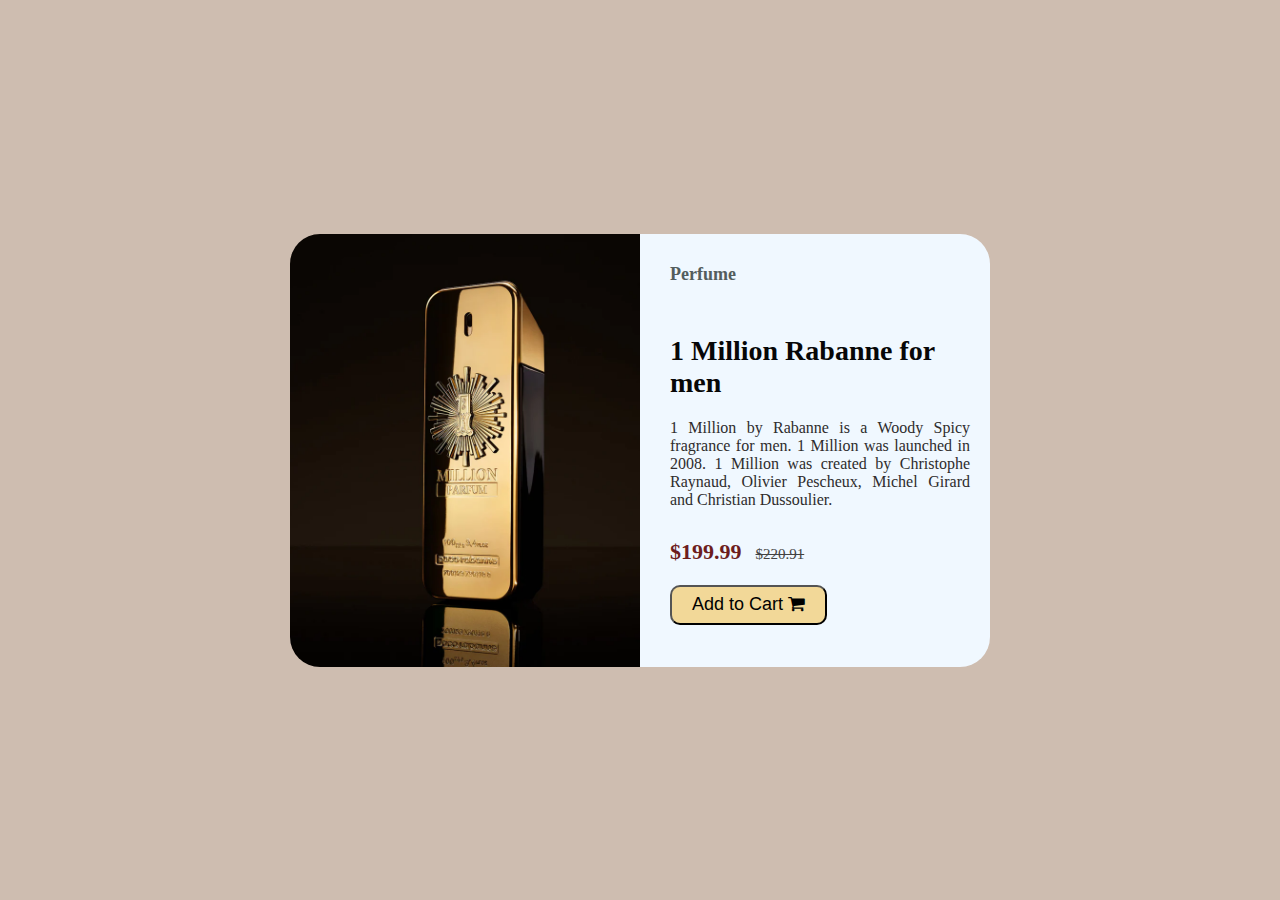
<file: Tamplate 2 (Product view)/index.html>
<!DOCTYPE html>
<html lang="en">
<head>
    <meta charset="UTF-8">
    <meta name="viewport" content="width=device-width, initial-scale=1.0">
    <link rel="stylesheet" href="./index.css">
    <link rel="stylesheet" href="https://cdnjs.cloudflare.com/ajax/libs/font-awesome/4.7.0/css/font-awesome.min.css">
    <title>Product Info</title>   
</head>
<body>
    <main class="main_container">
        <section class="Product">
            <div class="image">
                <img src="./1 million.webp" alt="one million perfume pic ">
            </div>
            <div class="details">
                <h3>Perfume</h3>
                <h1>1 Million Rabanne for men</h1>
                <p>1 Million by Rabanne is a Woody Spicy fragrance for men. 1 Million was launched in 2008. 1 Million was created by Christophe Raynaud, Olivier Pescheux, Michel Girard and Christian Dussoulier.</p>
            
                <div class="price">
                    <b class="pp">$199.99</b>
                    <strike class="cross_price">$220.91</strike>
                 </div>
                 <button class="button"><p>Add to Cart <i class="fa fa-shopping-cart"></i></p></button>
            </div>   
        </section>
    </main>
</body>
</html>
</file>
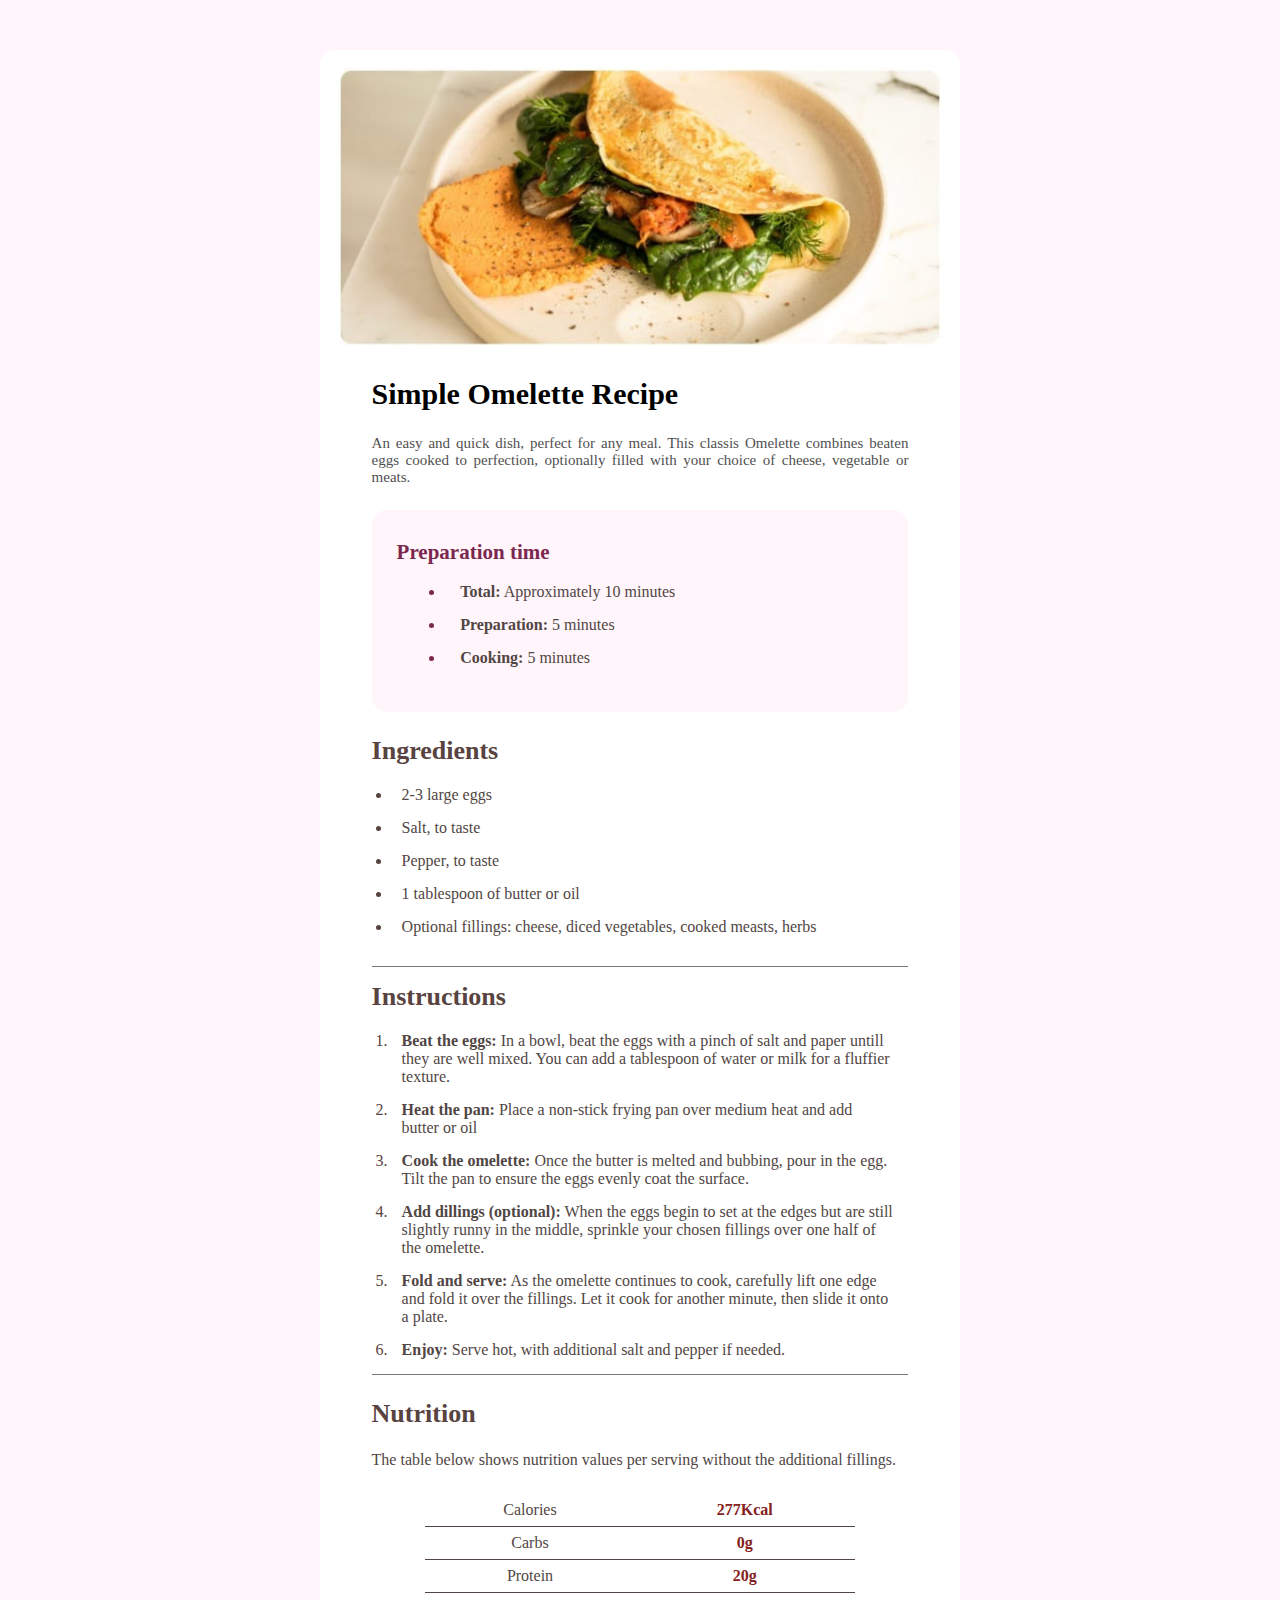
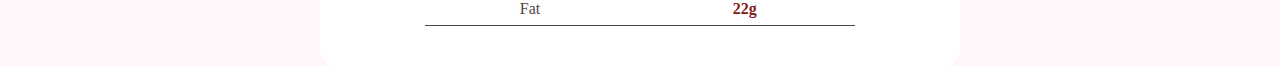
<file: Template 1 (Omelette)/index.html>
<!DOCTYPE html>
<html lang="en">
<head>
    <meta charset="UTF-8">
    <meta name="viewport" content="width=device-width, initial-scale=1.0">
    <link rel="stylesheet" href="./index.css">
    <title>Omelette Recipe</title>
</head>
<body>
    <main class="container">
        <!-- Main image start -->
        <section id="main_image">
            <div>
                <img src="./Omelette.png" alt="Omelette Pic">
            </div>
        </section>
        <!-- Main image end -->

        <!-- Heading pera start -->
        <section class="heading_con">
            <h1>Simple Omelette Recipe</h1>
           <p>An easy and quick dish, perfect for any meal. This classis Omelette combines beaten eggs cooked
            to perfection, optionally filled with your choice of cheese, vegetable or meats.
           </p>
        </section>
        <!-- Heading pera end -->

        <!-- Preparation time start -->
        <section class="Preparation">
            <h3>Preparation time</h3>
            <ul>
                <li><p><b>Total:</b> Approximately 10 minutes</p></li>
                <li><p><b>Preparation:</b> 5 minutes</p> </li>
                <li><p><b>Cooking:</b> 5 minutes</p> </li>
            </ul>
        </section>
        <!-- Preparation time end -->


        <!-- Ingredients start -->
        <section class="Ingredients">
            <h2>Ingredients</h2>
            <ul>
                <li><p>2-3 large eggs</p></li>
                <li><p>Salt, to taste</p></li>
                <li><p>Pepper, to taste</p></li>
                <li><p>1 tablespoon of butter or oil</p></li>
                <li><p>Optional fillings: cheese, diced vegetables, cooked measts, herbs</p></li>
            </ul>
        </section>
        <!-- Ingredients end -->

        <!-- Instructions start -->
        <section class="Instructions">
            <h2>Instructions</h2>
            <ol start="1">
                <li> <p><span>Beat the eggs:</span> In a bowl, beat the eggs with a pinch of salt and paper untill they are well
                        mixed. You can add a tablespoon of water or milk for a fluffier texture.</p></li>
                <li> <p><b>Heat the pan:</b> Place a non-stick frying pan over medium heat and add butter or oil</p></li>
                <li> <p><b>Cook the omelette:</b> Once the butter is melted and bubbing, pour in the egg.
                    Tilt the pan to ensure the eggs evenly coat the surface.</p></li>
                <li> <p><b>Add dillings (optional):</b> When the eggs begin to set at the edges but are still slightly
                    runny in the middle, sprinkle your chosen fillings over one half of the omelette.</p></li>
                <li> <p><b>Fold and serve:</b> As the omelette continues to cook, carefully lift one edge and fold it
                    over the fillings. Let it cook for another minute, then slide it onto a plate.</p></li>
                <li><p><b>Enjoy:</b> Serve hot, with additional salt and pepper if needed.</p> </li>
            </ol>
        </section>
        <!-- Instructions end -->

        <!-- Nutrition start -->
        <section class="Nutrition">
            <h2>Nutrition</h2>
            <p>The table below shows nutrition values per serving without the additional fillings.</p>
            <div class="Nutrition_table">
                <table>
                    <tr>
                        <td class="table_1">Calories</td>
                        <td class="table_2"><b>277Kcal</b></td>
                    </tr>
                    <tr>
                        <td class="table_1">Carbs</td>
                        <td class="table_2"><b>0g</b></td>
                    </tr>
                    <tr>
                        <td class="table_1">Protein</td>
                        <td class="table_2"><b>20g</b></td>
                    </tr>
                    <tr>
                        <td class="table_1">Fat</td>
                        <td class="table_2"><b>22g</b></td>
                    </tr> 
                </table>
            </div>
        </section>
        <!-- Nutrition end -->
    </main>
</body>
</html>
</file>
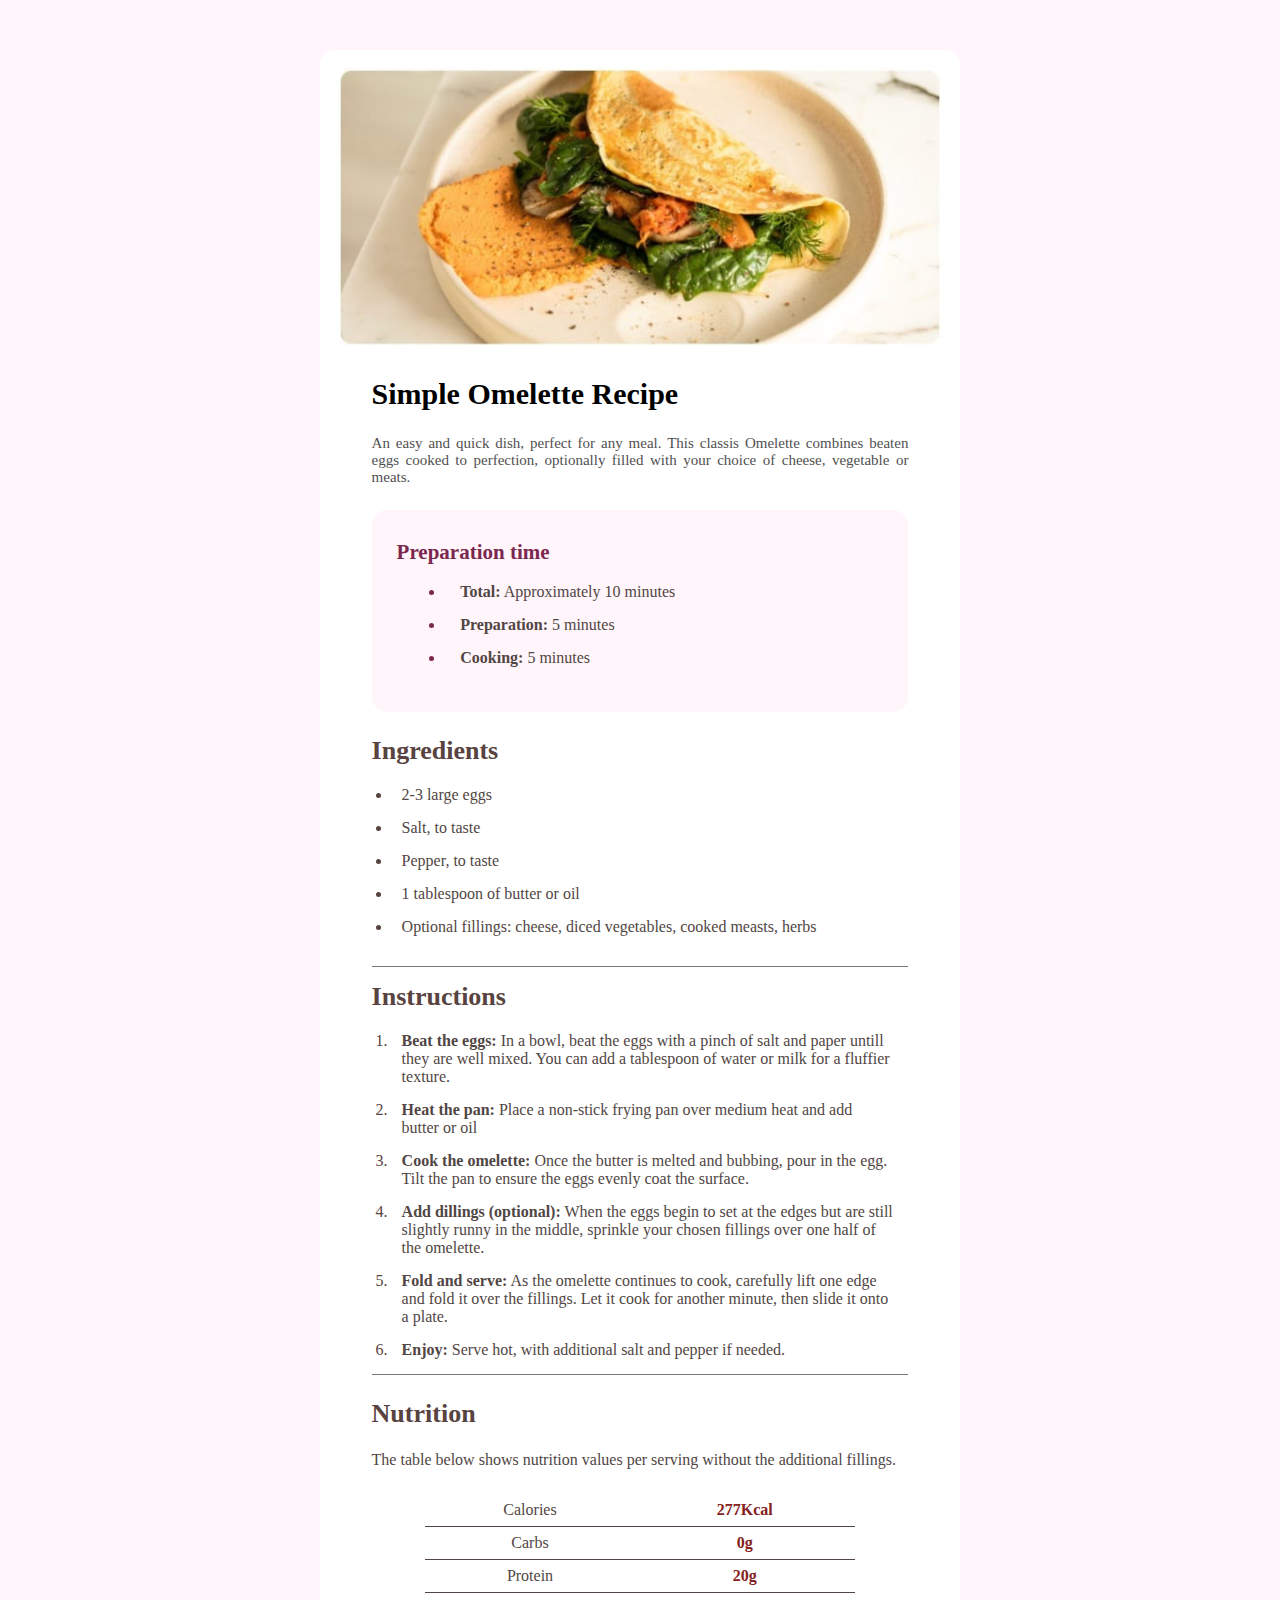
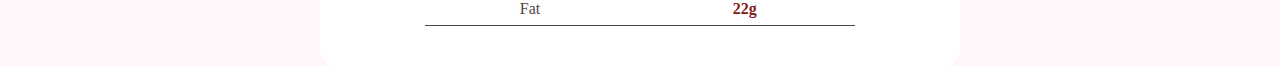
<file: Template 1 (Practice)/index.html>
<!DOCTYPE html>
<html lang="en">
<head>
    <meta charset="UTF-8">
    <meta name="viewport" content="width=device-width, initial-scale=1.0">
    <link rel="stylesheet" href="./index.css">
    <title>Template</title>
</head>
<body>
    <main class="container">
        <!-- Main image start -->
        <section id="main_image">
            <div>
                <img src="./Omelette.png" alt="Omelette Pic">
            </div>
        </section>
        <!-- Main image end -->

        <!-- Heading pera start -->
        <section class="heading_con">
            <h1>Simple Omelette Recipe</h1>
           <p>An easy and quick dish, perfect for any meal. This classis Omelette combines beaten eggs cooked
            to perfection, optionally filled with your choice of cheese, vegetable or meats.
           </p>
        </section>
        <!-- Heading pera end -->

        <!-- Preparation time start -->
        <section class="Preparation">
            <h3>Preparation time</h3>
            <ul>
                <li><p><b>Total:</b> Approximately 10 minutes</p></li>
                <li><p><b>Preparation:</b> 5 minutes</p> </li>
                <li><p><b>Cooking:</b> 5 minutes</p> </li>
            </ul>
        </section>
        <!-- Preparation time end -->


        <!-- Ingredients start -->
        <section class="Ingredients">
            <h2>Ingredients</h2>
            <ul>
                <li><p>2-3 large eggs</p></li>
                <li><p>Salt, to taste</p></li>
                <li><p>Pepper, to taste</p></li>
                <li><p>1 tablespoon of butter or oil</p></li>
                <li><p>Optional fillings: cheese, diced vegetables, cooked measts, herbs</p></li>
            </ul>
        </section>
        <!-- Ingredients end -->

        <!-- Instructions start -->
        <section class="Instructions">
            <h2>Instructions</h2>
            <ol start="1">
                <li> <p><span>Beat the eggs:</span> In a bowl, beat the eggs with a pinch of salt and paper untill they are well
                        mixed. You can add a tablespoon of water or milk for a fluffier texture.</p></li>
                <li> <p><b>Heat the pan:</b> Place a non-stick frying pan over medium heat and add butter or oil</p></li>
                <li> <p><b>Cook the omelette:</b> Once the butter is melted and bubbing, pour in the egg.
                    Tilt the pan to ensure the eggs evenly coat the surface.</p></li>
                <li> <p><b>Add dillings (optional):</b> When the eggs begin to set at the edges but are still slightly
                    runny in the middle, sprinkle your chosen fillings over one half of the omelette.</p></li>
                <li> <p><b>Fold and serve:</b> As the omelette continues to cook, carefully lift one edge and fold it
                    over the fillings. Let it cook for another minute, then slide it onto a plate.</p></li>
                <li><p><b>Enjoy:</b> Serve hot, with additional salt and pepper if needed.</p> </li>
            </ol>
        </section>
        <!-- Instructions end -->

        <!-- Nutrition start -->
        <section class="Nutrition">
            <h2>Nutrition</h2>
            <p>The table below shows nutrition values per serving without the additional fillings.</p>
            <div class="Nutrition_table">
                <table>
                    <tr>
                        <td class="table_1">Calories</td>
                        <td class="table_2"><b>277Kcal</b></td>
                    </tr>
                    <tr>
                        <td class="table_1">Carbs</td>
                        <td class="table_2"><b>0g</b></td>
                    </tr>
                    <tr>
                        <td class="table_1">Protein</td>
                        <td class="table_2"><b>20g</b></td>
                    </tr>
                    <tr>
                        <td class="table_1">Fat</td>
                        <td class="table_2"><b>22g</b></td>
                    </tr> 
                </table>
            </div>
        </section>
        <!-- Nutrition end -->
    </main>
</body>
</html>
</file>
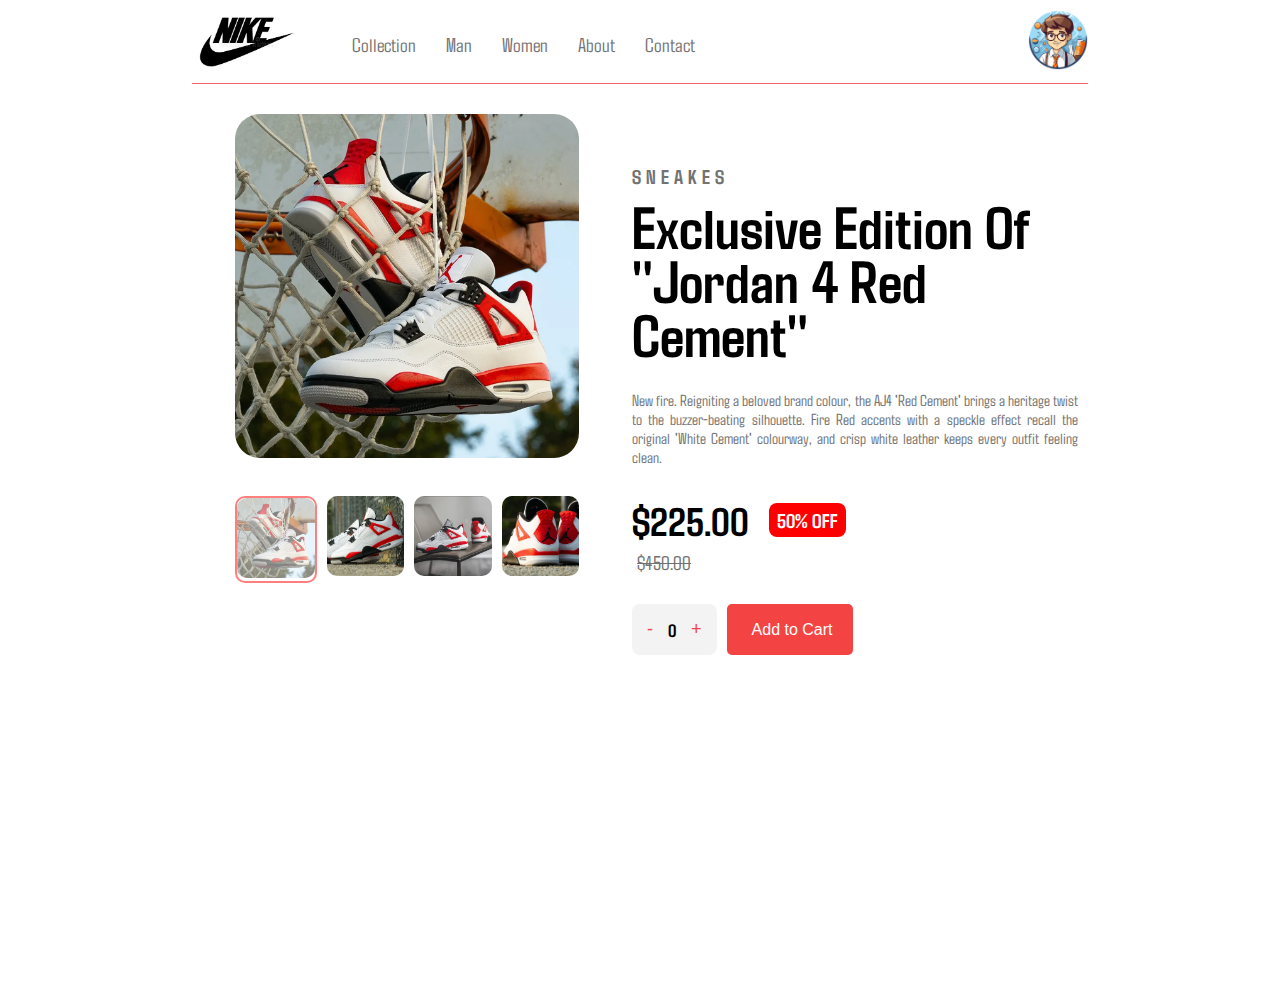
<file: Template 3 (Nike Shoe)/indes.html>
<!DOCTYPE html>
<html lang="en">
<head>
    <meta charset="UTF-8">
    <meta name="viewport" content="width=device-width, initial-scale=1.0">
    <link rel="stylesheet" href="https://cdnjs.cloudflare.com/ajax/libs/font-awesome/6.6.0/css/all.min.css" integrity="sha512-Kc323vGBEqzTmouAECnVceyQqyqdsSiqLQISBL29aUW4U/M7pSPA/gEUZQqv1cwx4OnYxTxve5UMg5GT6L4JJg==" crossorigin="anonymous" referrerpolicy="no-referrer" />
    <link rel="stylesheet" href="./CSS/style.css">
    <title>Document</title>
</head>
<body>
    <!-- Heading start -->
    <head>  
        <nav class="navigation">
            <div class="left_nav">
                <div class="logo">
                    <img src="./Assets/Product Pic/Logo.png" alt="Brand logo">
                </div>
                <div class="menu">
                    <Ul>
                        <li>Collection</li>
                        <li>Man</li>
                        <li>Women</li>
                        <li>About</li>
                        <li>Contact</li>
                    </Ul>
                </div>
            </div>

            <div class="right_nav">
                <dav class="nav_icon">
                    <i class="fa-solid fa-cart-shopping"></i>
                </dav>
                <dav class="avater">
                    <img src="./Assets/Untitled-1.png" alt="Avater">
                </dav>
                
            </div>
             
        </nav>
    </head>
    <!-- Heading end -->

    <!-- Body start -->
        <main>
            <div class="main_left">
                <div class="product">
                    <img src="./Assets/Product Pic/Thumb 1.png" alt="Product Pic">
                </div>
                <div class="sub">
                    <div class="sub_product" id="P1"><img src="./Assets/Product Pic/Thumb 1.png" alt="Product Pic"></div>
                    <div class="sub_product"><img src="./Assets/Product Pic/Thumb 2.png" alt="Product Pic"></div>
                    <div class="sub_product"><img src="./Assets/Product Pic/Thumb 3.png" alt="Product Pic"></div>
                    <div class="sub_product"><img src="./Assets/Product Pic/Thumb 4.png" alt="Product Pic"></div>
                </div>
            </div>
            <div class="main_right">
                <div class="right_wrap">
                    <div class="catagory">
                        <h3>SNEAKES</h3>
                    </div>
                    <div class="Info">
                        <h1>Exclusive Edition of "jordan 4 red cement"</h1>
                        <p>New fire. Reigniting a beloved brand colour, the AJ4 'Red Cement' brings a heritage twist to the buzzer-beating silhouette. Fire Red accents with a speckle effect recall the original 'White Cement' colourway, and crisp white leather keeps every outfit feeling clean.
                        </p>
                    </div>
                    <div class="price">
                        <h2>&dollar;225.00</h2>
                        <span>50% OFF</span>
                    </div>
                    <div class="price_drop_wrap">
                        <del class="price_drop">&dollar;450.00</del>
                    </div>

                    <div class="cart"> 
                        <div class="quantity">
                            <button class="quantity-btn">-</button>
                            <span class="quantity-value">0</span>
                            <button class="quantity-btn">+</button>
                        </div>
                        <button class="add-to-cart">
                            <i class="fas fa-shopping-cart"></i> Add to Cart
                        </button>
                    </div>
                </div>
                
            </div>  
        </main>
    <!-- Body end -->
</body>
</html>
</file>
<file: Tamplate 2 (Product view)/index.css>
*{
    margin: 0;
    padding: 0;
    box-sizing: border-box;
}
body{
    background-color:#cebdb0;
}

.main_container{
    height: 100vh;
    border-radius: 30px;
}

.Product{
    display: flex;
    justify-content: center;
    align-items: center;
    height: 100vh;
}

.details{
    padding-left: 30px;
    width: 350px;
    height: 433px;
    display: flex;
    background-color: aliceblue;
    flex-direction: column;
    align-items: start;
    gap: 20px;
    border-top-right-radius: 30px;
    border-bottom-right-radius: 30px;

}
.details h3{
    padding-top: 30px;
    font-size: 18px;
    color: rgb(83, 93, 93);
}

.details h1{
    padding-top: 30px;
    font-size: 28px;
    color: rgb(7, 7, 7);
}
.details p{
    text-align: justify;
    color: rgb(46, 44, 44);
    padding-right: 20px;
}
.image{
    display: flex;
    height: 433px;
    width: 350px;
}
.image img{
    border-radius: 30px;
}

.price{
    padding-top: 10px;
}
.price .pp{
    font-size: 22px;
    color: rgb(109, 29, 29);
}

.cross_price{
    margin-left: 10px;
    font-size: 15px;
    color: #434241;
}

.button{
    height: 40px;
    background-color: rgb(242, 216, 152);
    border-radius: 10px;
}

.button p{ 
    color: black;
    text-align: center;
    margin-left: 20px;
    font-size: 18px;
}
</file>
<file: Template 1 (Omelette)/index.css>
:root{
    --whitecolor: hsl(0,0%, 100%);
    --rosewhite: hsl(330,100%, 98%);
    --darkraspberry: hsl(332,51%, 32%);
}

*{
  padding: 0; 
  margin: 0;
  box-sizing: border-box; 
}

body{
    font-family: "Roboto", sabs-serif;
    background-color: var(--rosewhite);
}

.container{
    width: 50%;
    margin: 0 auto;
    background-color: var(--whitecolor);
    padding: 15px;
    border-radius: 15px;
    margin-top: 50px;
}

/* main heading start */
#main_image img{
    border-radius: 15px;
    width: 100%;
}
.heading_con h1{
    font-family: Georgia, 'Times New Roman', Times, serif;
    font-size: 30px;
    text-align: left;
    margin: 24px 0;
}
.heading_con p{
   
    font-size: 15px;
    color: rgb(81, 80, 80);
}
.heading_con{
    width: 88%;
    margin: 0 auto;
    text-align: justify;
}
/* main heading end */


/* Preparation start */

.Preparation{
    width: 88%;
    margin: 0 auto;
    background-color: var(--rosewhite);
    padding: 30px 25px;
    border-radius: 15px;
    margin-top: 24px;
    margin-bottom: 24px;
}

.Preparation h3{
    font-size: 21px;
    font-weight: 700;
    color: var(--darkraspberry);
    padding-bottom: 18px;
}

.Preparation ul{
    padding-left: 10%;
    font-size: 16px;
    font-weight: 400;
    color: var(--darkraspberry); 
}
.Preparation ul li p{
    color: #514644;
    margin-left: 15px;
    margin-bottom: 15px;
}

/* Preparation end */

/* Ingredients start */
.Ingredients{
    width: 88%;
    margin: 0 auto;
    color: #584340;
    margin-bottom: 30px;
}

.Ingredients h2{
    font-family: Georgia, 'Times New Roman', Times, serif;
    margin-bottom: 20px;
    font-size: 26px;
}
.Ingredients ul{
    padding-left: 20px;
}
.Ingredients ul li{
    padding-left: 10px;
}
.Ingredients ul li p{
    color: #514644;
    font-size: 16px;
    margin-bottom: 15px;
}
/* Ingredients end */

/* Instructions start */
.Instructions{
    width: 88%;
    margin: 0 auto;
    color: #584340;
    padding: 15px 15px 0px 0px;
    border-top: 0.5px solid #7e7978;
    border-bottom: 0.5px solid #7e7978;
    margin-bottom: 24px;
}
.Instructions h2{
    font-family: Georgia, 'Times New Roman', Times, serif;
    margin-bottom: 20px;
    font-size: 26px;
}
.Instructions ol{
    padding-left: 20px;
}
.Instructions ol li{
    padding-left: 10px;
}
.Instructions ol li p{
    color: #514644;
    font-size: 16px;
    margin-bottom: 15px;
}

.Instructions ol li p span{
    font-weight: 900;
}
/* Instructions end */

/* Nutrition start */
.Nutrition{
    width: 88%;
    margin: 0 auto;
}
.Nutrition h2{
    font-family: Georgia, 'Times New Roman', Times, serif;
    margin-bottom: 22px;
    font-size: 26px;
    color: #584340;
}
.Nutrition p{
    font-size: 16px;
    color: #514644;
}

.Nutrition table{
    width: 80%;
    margin: 0 auto;
    margin-bottom: 25px;
    margin-top: 25px;
    border-bottom: 1px solid #514644;
    border-collapse: collapse;
}
.Nutrition table td{ 
    font: 16px; 
    text-align: center;
    padding: 7px 0;
    border-bottom: 0.7px solid #514644;
    border-collapse: collapse;
}
.table_1{
    color:#514644;
}
.table_2{
    color:#832020;
  
}
/* Nutrition end */
</file>
<file: Template 1 (Practice)/index.css>
:root{
    --whitecolor: hsl(0,0%, 100%);
    --rosewhite: hsl(330,100%, 98%);
    --darkraspberry: hsl(332,51%, 32%);
}

*{
  padding: 0; 
  margin: 0;
  box-sizing: border-box; 
}

body{
    font-family: "Roboto", sabs-serif;
    background-color: var(--rosewhite);
}

.container{
    width: 50%;
    margin: 0 auto;
    background-color: var(--whitecolor);
    padding: 15px;
    border-radius: 15px;
    margin-top: 50px;
}

/* main heading start */
#main_image img{
    border-radius: 15px;
    width: 100%;
}
.heading_con h1{
    font-family: Georgia, 'Times New Roman', Times, serif;
    font-size: 30px;
    text-align: left;
    margin: 24px 0;
}
.heading_con p{
   
    font-size: 15px;
    color: rgb(81, 80, 80);
}
.heading_con{
    width: 88%;
    margin: 0 auto;
    text-align: justify;
}
/* main heading end */


/* Preparation start */

.Preparation{
    width: 88%;
    margin: 0 auto;
    background-color: var(--rosewhite);
    padding: 30px 25px;
    border-radius: 15px;
    margin-top: 24px;
    margin-bottom: 24px;
}

.Preparation h3{
    font-size: 21px;
    font-weight: 700;
    color: var(--darkraspberry);
    padding-bottom: 18px;
}

.Preparation ul{
    padding-left: 10%;
    font-size: 16px;
    font-weight: 400;
    color: var(--darkraspberry); 
}
.Preparation ul li p{
    color: #514644;
    margin-left: 15px;
    margin-bottom: 15px;
}

/* Preparation end */

/* Ingredients start */
.Ingredients{
    width: 88%;
    margin: 0 auto;
    color: #584340;
    margin-bottom: 30px;
}

.Ingredients h2{
    font-family: Georgia, 'Times New Roman', Times, serif;
    margin-bottom: 20px;
    font-size: 26px;
}
.Ingredients ul{
    padding-left: 20px;
}
.Ingredients ul li{
    padding-left: 10px;
}
.Ingredients ul li p{
    color: #514644;
    font-size: 16px;
    margin-bottom: 15px;
}
/* Ingredients end */

/* Instructions start */
.Instructions{
    width: 88%;
    margin: 0 auto;
    color: #584340;
    padding: 15px 15px 0px 0px;
    border-top: 0.5px solid #7e7978;
    border-bottom: 0.5px solid #7e7978;
    margin-bottom: 24px;
}
.Instructions h2{
    font-family: Georgia, 'Times New Roman', Times, serif;
    margin-bottom: 20px;
    font-size: 26px;
}
.Instructions ol{
    padding-left: 20px;
}
.Instructions ol li{
    padding-left: 10px;
}
.Instructions ol li p{
    color: #514644;
    font-size: 16px;
    margin-bottom: 15px;
}

.Instructions ol li p span{
    font-weight: 900;
}
/* Instructions end */

/* Nutrition start */
.Nutrition{
    width: 88%;
    margin: 0 auto;
}
.Nutrition h2{
    font-family: Georgia, 'Times New Roman', Times, serif;
    margin-bottom: 22px;
    font-size: 26px;
    color: #584340;
}
.Nutrition p{
    font-size: 16px;
    color: #514644;
}

.Nutrition table{
    width: 80%;
    margin: 0 auto;
    margin-bottom: 25px;
    margin-top: 25px;
    border-bottom: 1px solid #514644;
    border-collapse: collapse;
}
.Nutrition table td{ 
    font: 16px; 
    text-align: center;
    padding: 7px 0;
    border-bottom: 0.7px solid #514644;
    border-collapse: collapse;
}
.table_1{
    color:#514644;
}
.table_2{
    color:#832020;
  
}
/* Nutrition end */
</file>
<file: Template 3 (Nike Shoe)/CSS/style.css>
@import url('https://fonts.googleapis.com/css2?family=Agdasima:wght@400;700&display=swap');

*{
    margin: 0;
    padding: 0;
    box-sizing: border-box;
}

body{
    font-family: "Agdasima", sans-serif;
   
}


/* Heading start */
.navigation{
width: 70%;
/* background-color: aqua; */
display: flex;
align-items: center;
margin: 0 auto;
padding: 10px 0;
border-bottom: 1px solid rgb(249, 99, 99);
justify-content: space-between;
}
.left_nav{
    display: flex;
    text-align: center;
    gap: 50px;

}
.logo img{
    height: 60px;
    display: flex;
    align-items: center;
}
.menu ul{
    display: flex;
    text-align: center;
    gap: 30px;
    padding-top: 20px;
}
.menu ul li{
   list-style: none;
   font-size: 20px;
   color:#727272;
}

.right_nav{
    display: flex;
    text-align: center;
    gap: 50px;

}
.nav_icon{
    font-size: 22px;
    text-align: center;
    margin:  auto;
    color: #727272;
}
.avater img{
    width: 60px;
    height: 60px;
}
/* Heading end */

/* Body start */
main{
    display: flex;
    /* text-align: center; */
    width: 70%;
    margin: 0 auto;
    height: 100vh;
}

.main_left{
    width: 48%;
   
}

.product {
    width: 80%;
    border-radius: 25px; 
    padding: 30px 0px 35px 0px;
    margin: 0 auto;

}
.product img{
    width: 100%;
    border-radius: 25px; 
    margin: 0 auto;
}
.sub{
    display: flex;
    text-align: center;
    width: auto;
    justify-content: space-between;
    width: 80%;
    margin: 0 auto;
    gap: 10px;
}
#P1{
    border: 2px solid red;
    border-radius: 10px;
    opacity: 0.5;
    
}
.sub_product img{
    height: 80px;
    width: 100%;
    margin: 0 auto;
    border-radius: 10px;
}

.main_right{
    width: 52%;
    /* background-color: rgb(225, 255, 0); */
}

.right_wrap{
    padding: 80px 10px 0px 10px;
}
.catagory h3{
    color: #727272;
    font-size: 20px;
    letter-spacing: 5px;
    padding-bottom: 10px;
}

.Info h1{
    font-size: 60px;
    line-height: 90%;
    padding-bottom: 30px;
    text-transform: capitalize;
}
.Info >p{
    color: #727272;
    text-align: justify;
}
.price{
    padding-top: 30px;
    display: flex;
}
.price >h2{
    font-size: 40px;
    font-weight: 700;
}
.price >span{
    font-size: 20px;
    text-align: center;
    font-weight: 700;
    color: white;
    background-color: red;
    border-radius: 8px;
    margin: 7px 10px 10px 20px ;
    padding: 5px 8px 5px 8px;
}
.price_drop_wrap{
    margin: 4px 0px 30px 5px;
}
.price_drop{
color: #727272;
font-size: 19.5px;
}

.cart{
    display: flex;
}
.quantity{
    display: inline-flex;
    align-items: center;
    background-color: #f3f3f3;
    padding: 10px;
    border-radius: 8px;
}

.quantity-btn {
    background-color: transparent;
    border: none;
    font-size: 18px;
    padding: 5px;
    cursor: pointer;
    color: #f44343;
}

.quantity-value {
    margin: 0 10px;
    font-size: 18px;
    font-weight: bold;
}

.add-to-cart {
    background-color: #f44343;
    color: white;
    padding: 10px 20px;
    border: none;
    border-radius: 5px;
    font-size: 16px;
    margin-left: 10px;
    cursor: pointer;
    display: inline-flex;
    align-items: center;
}

.add-to-cart i {
    margin-right: 5px;
}

.add-to-cart:hover {
    background-color: #ff0000;
}

/* Body end */
</file>
